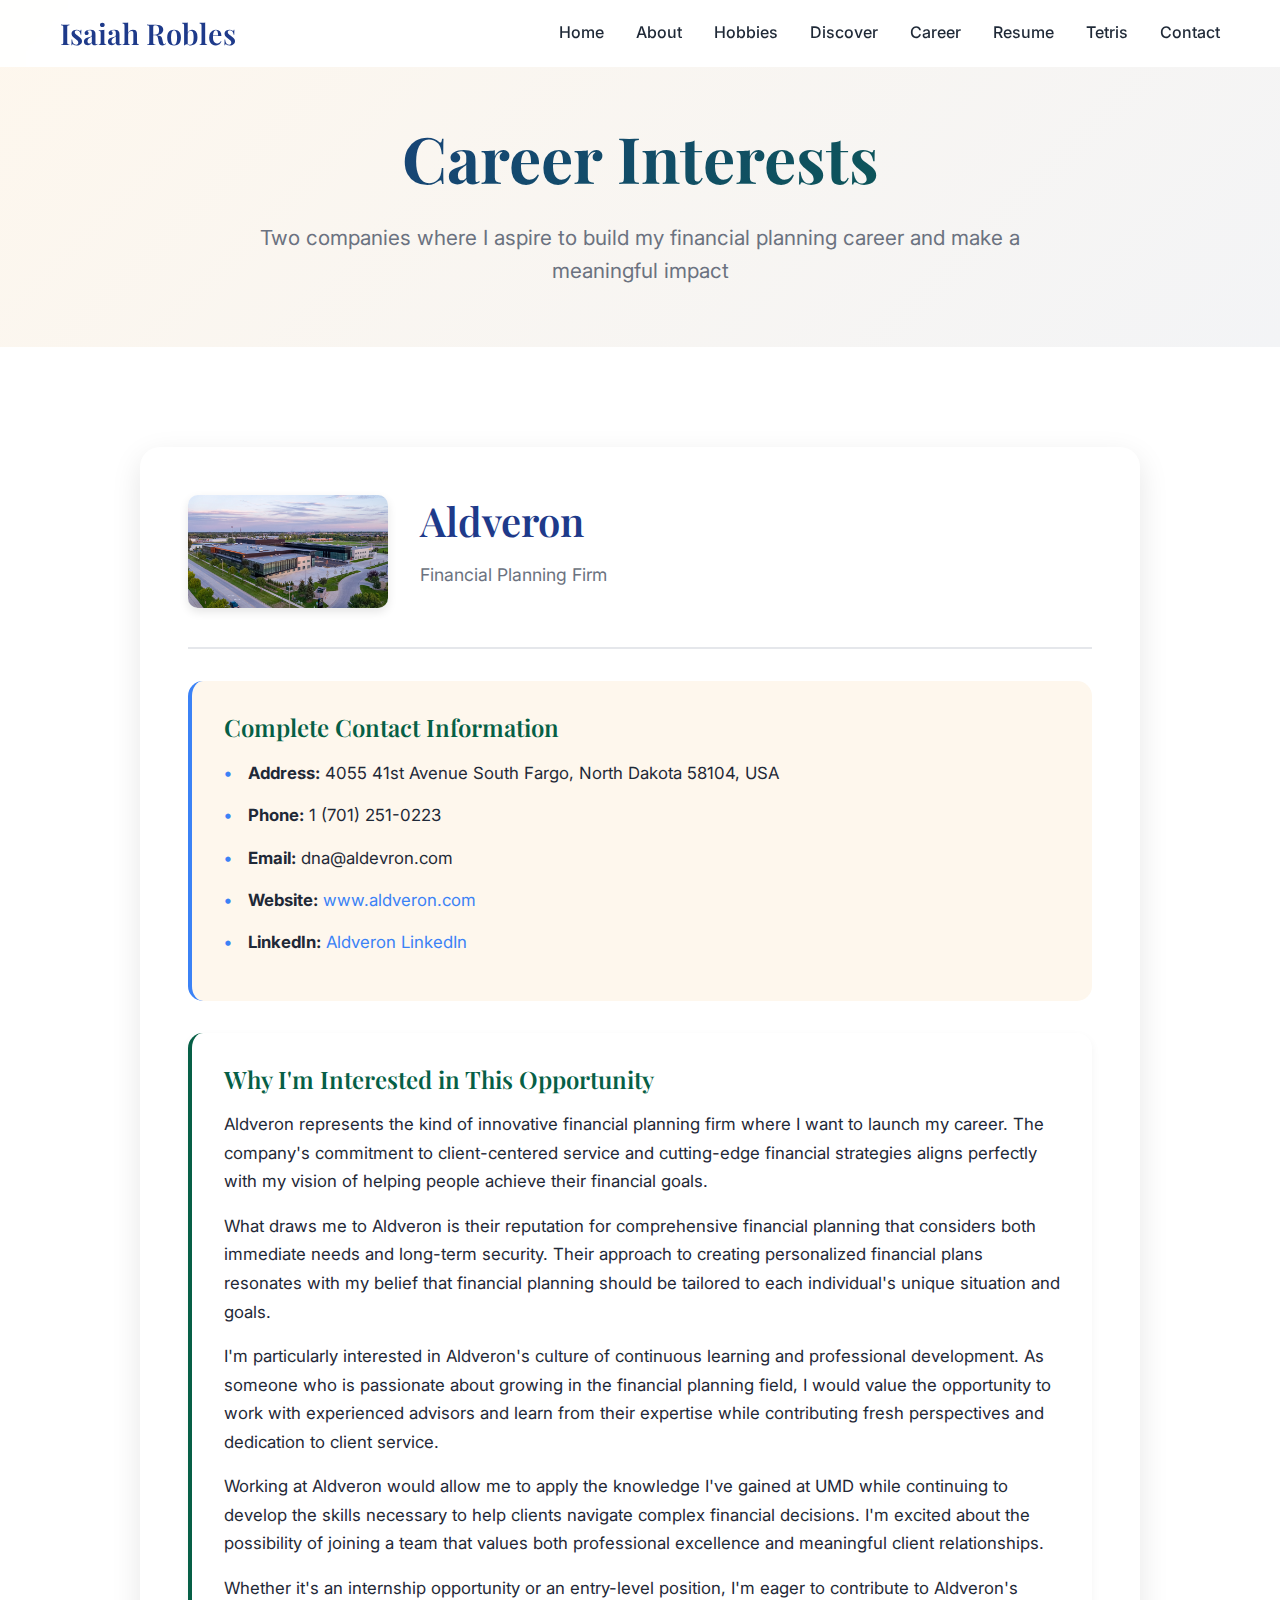
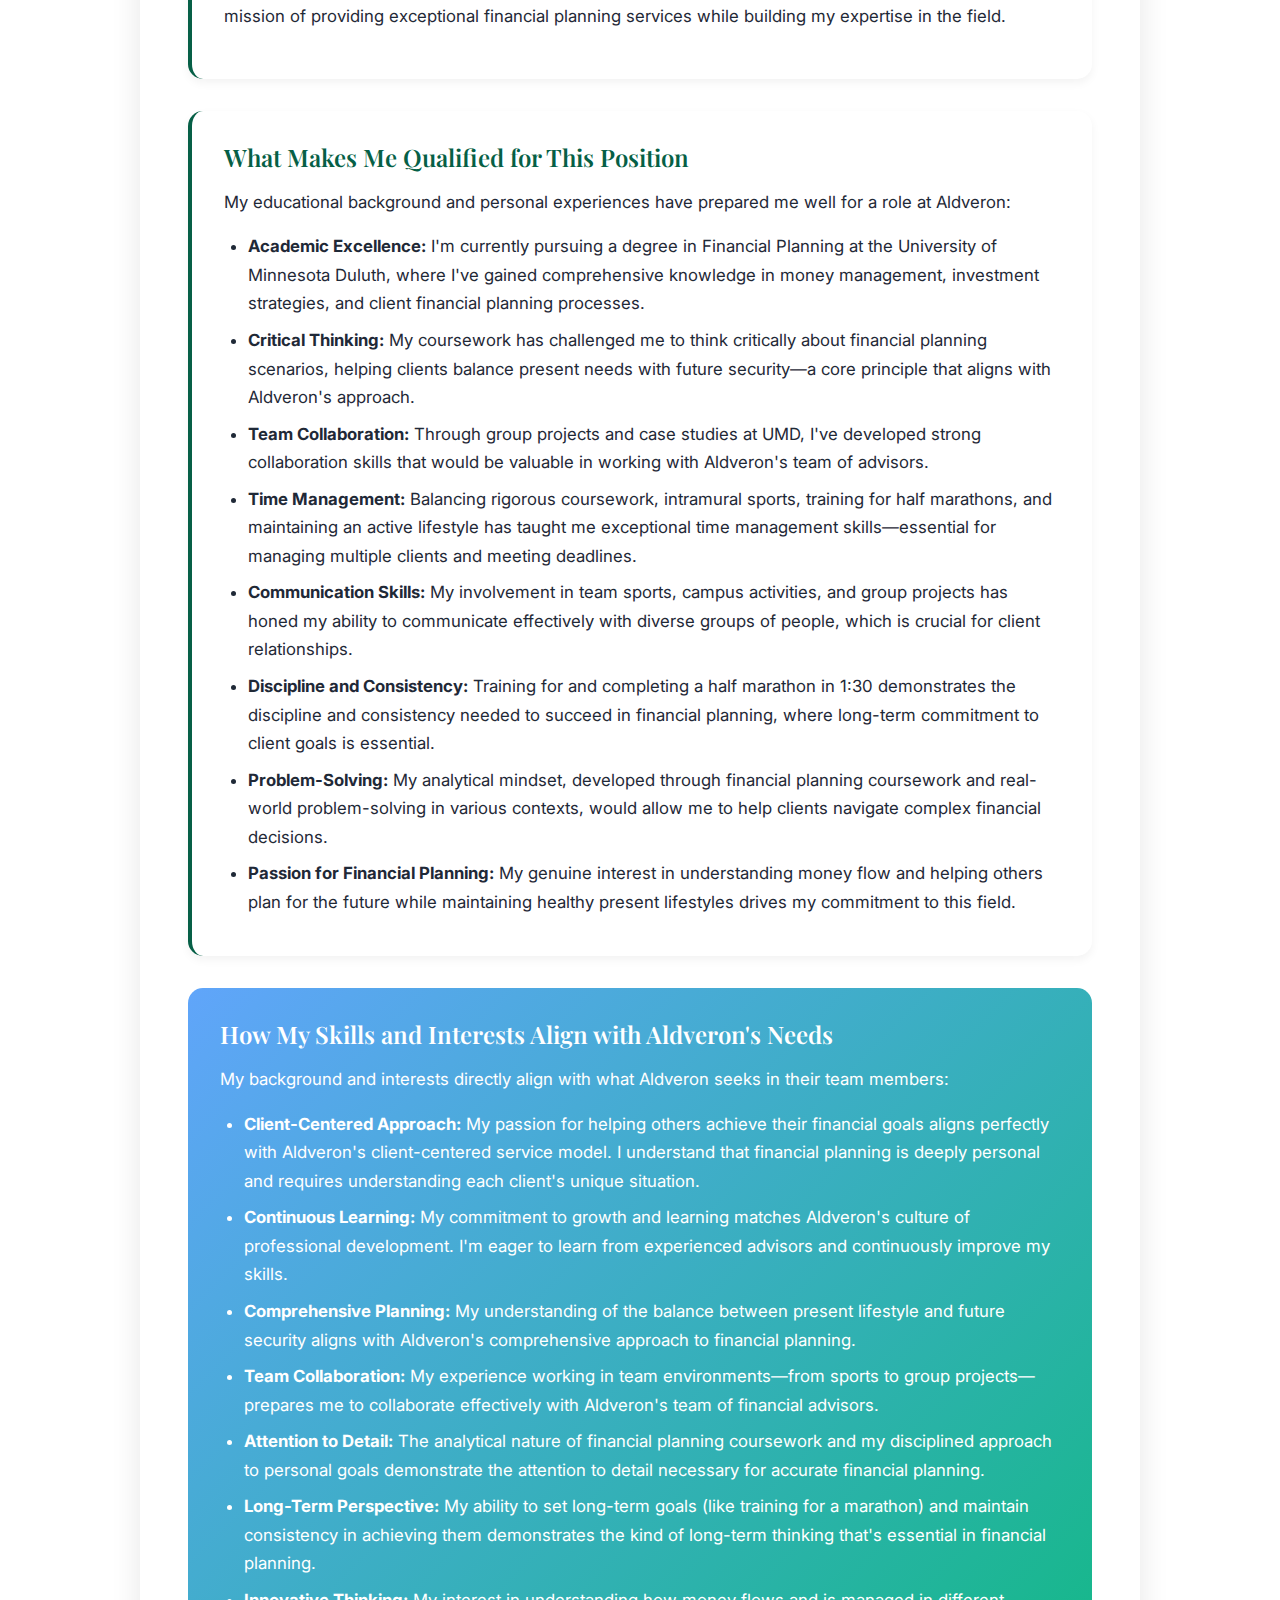
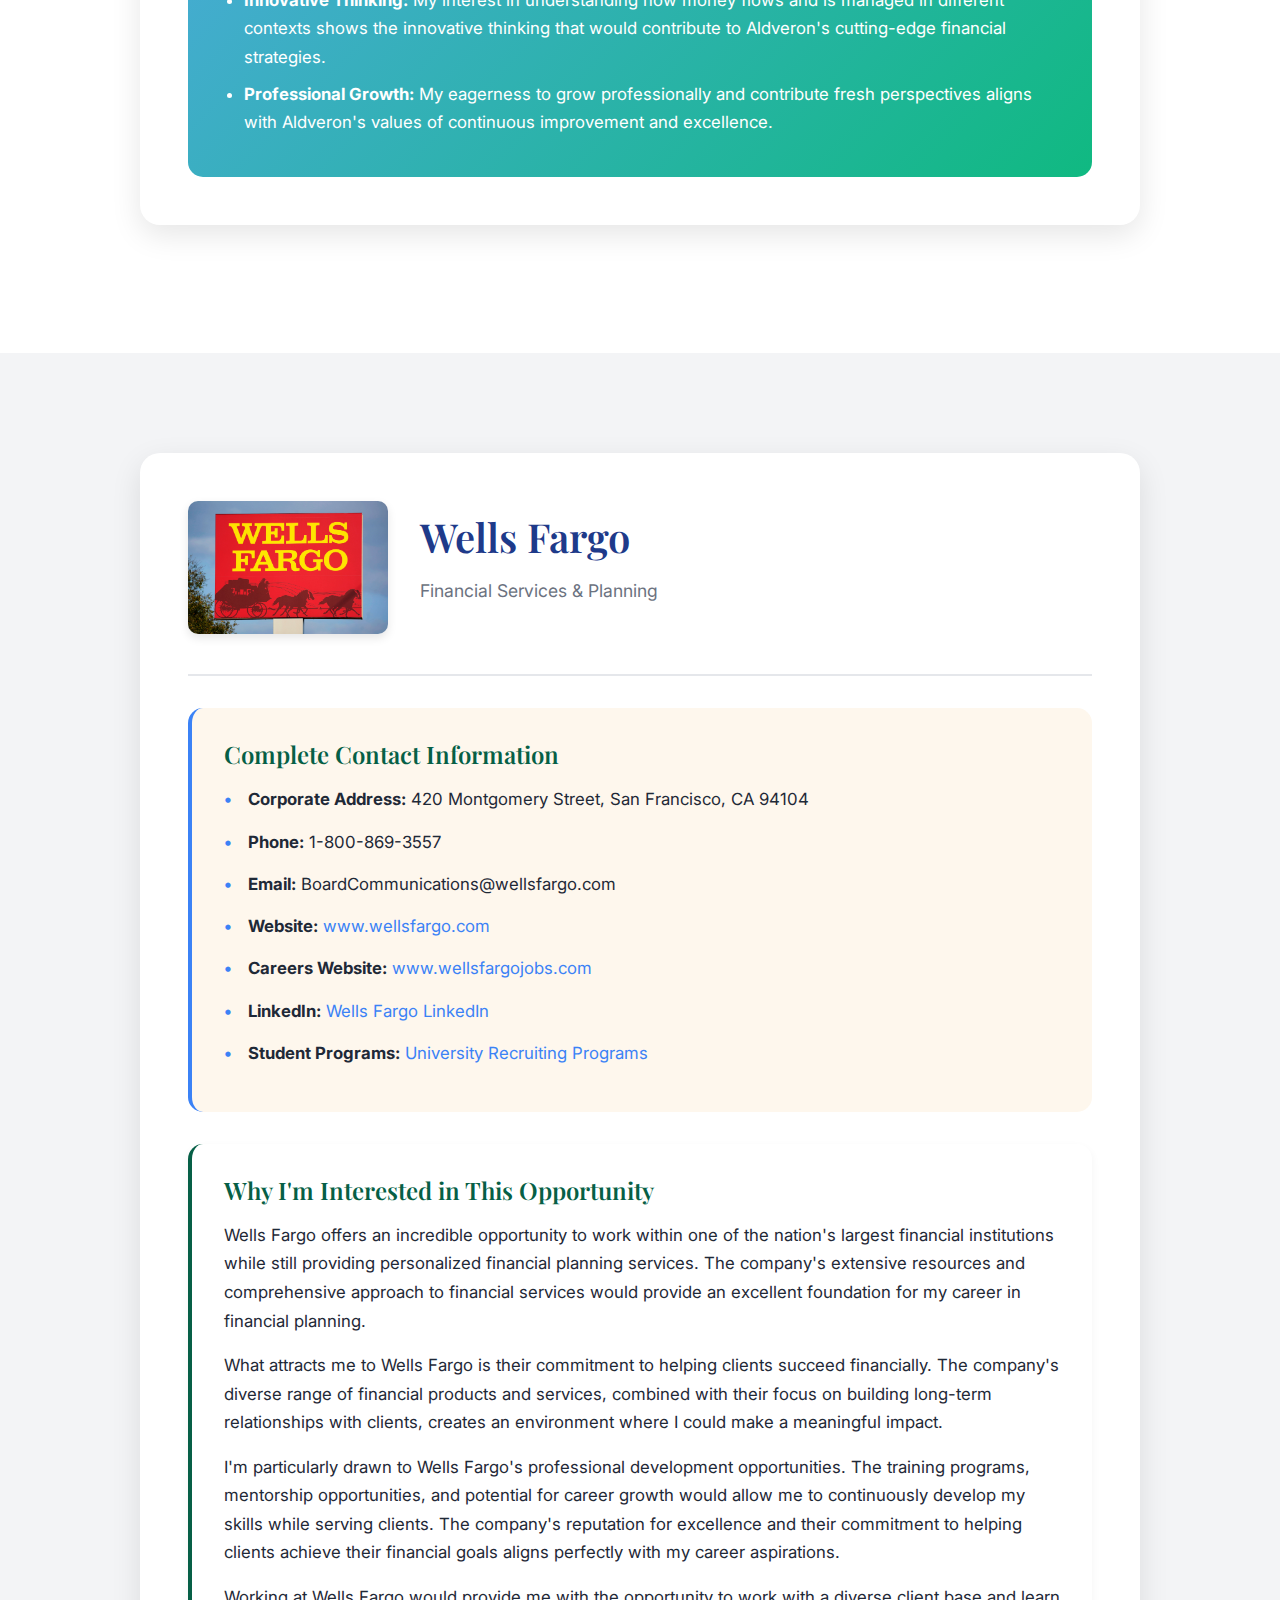
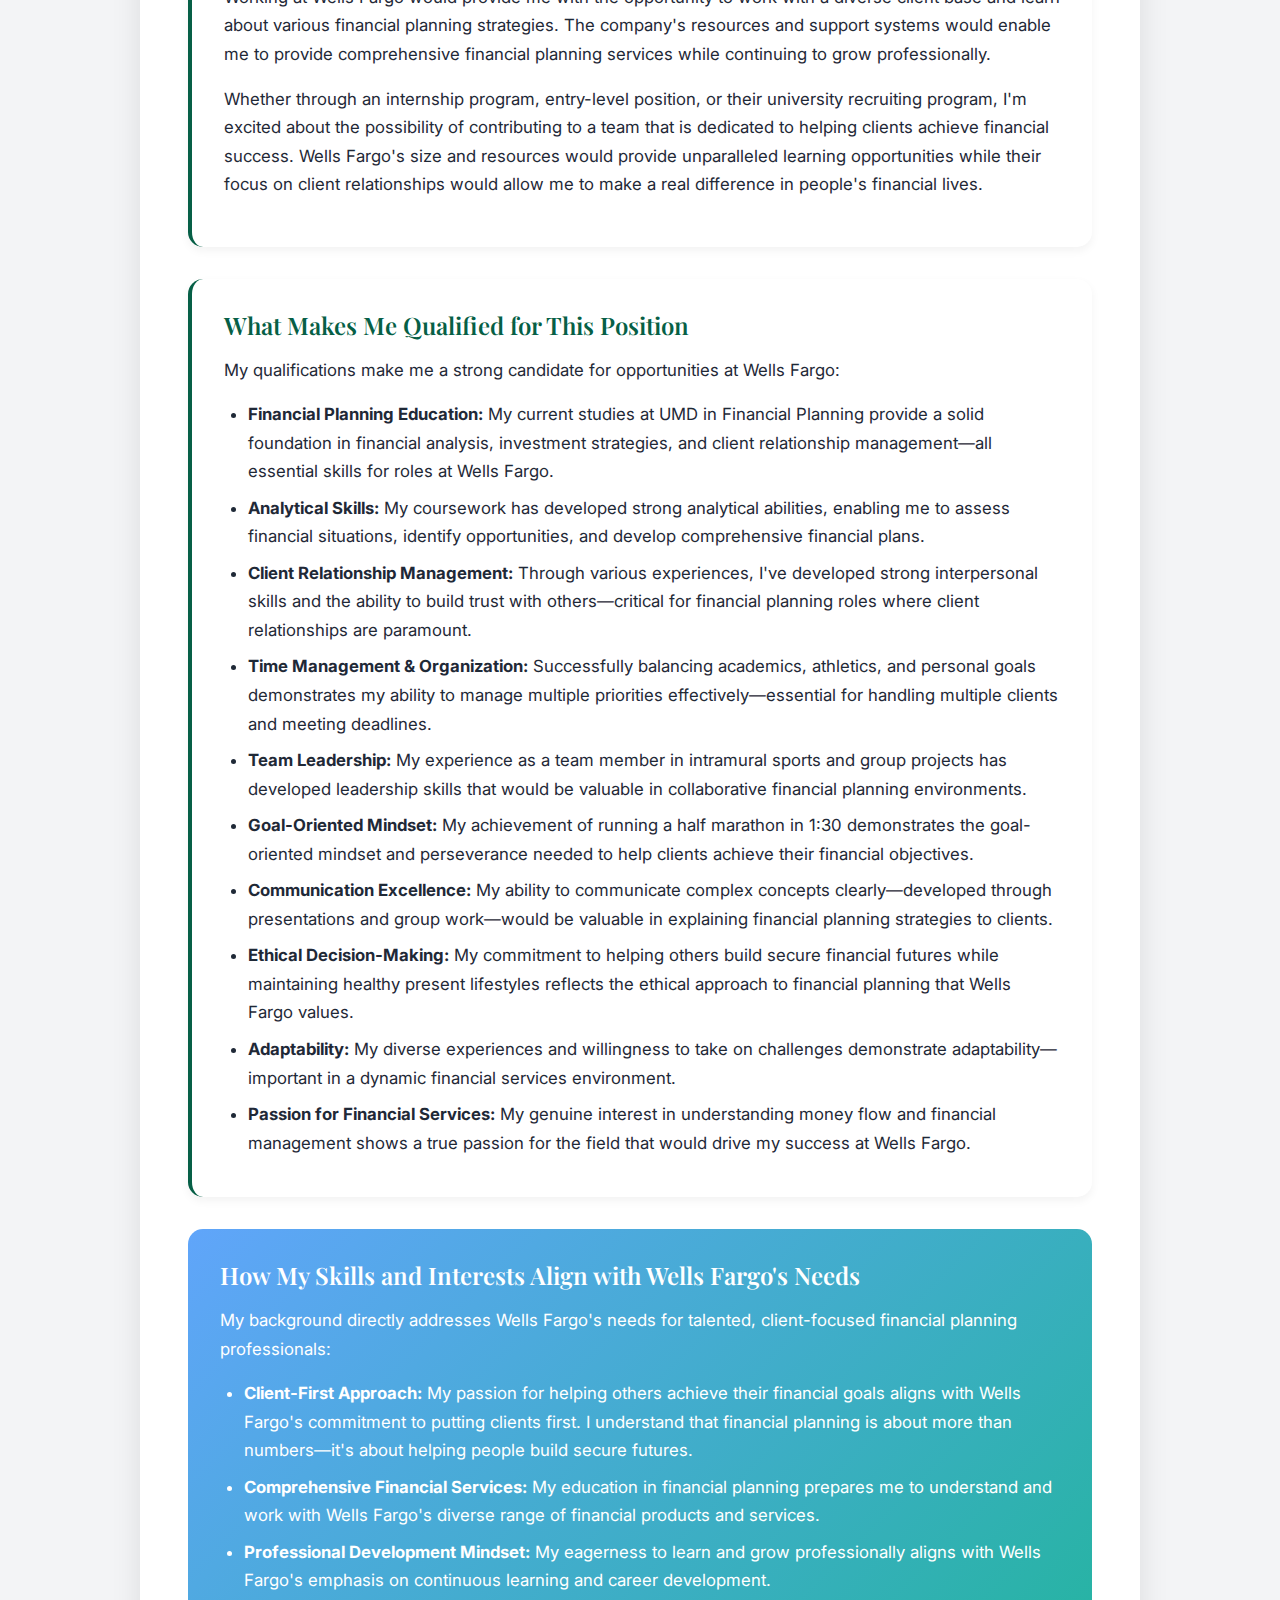
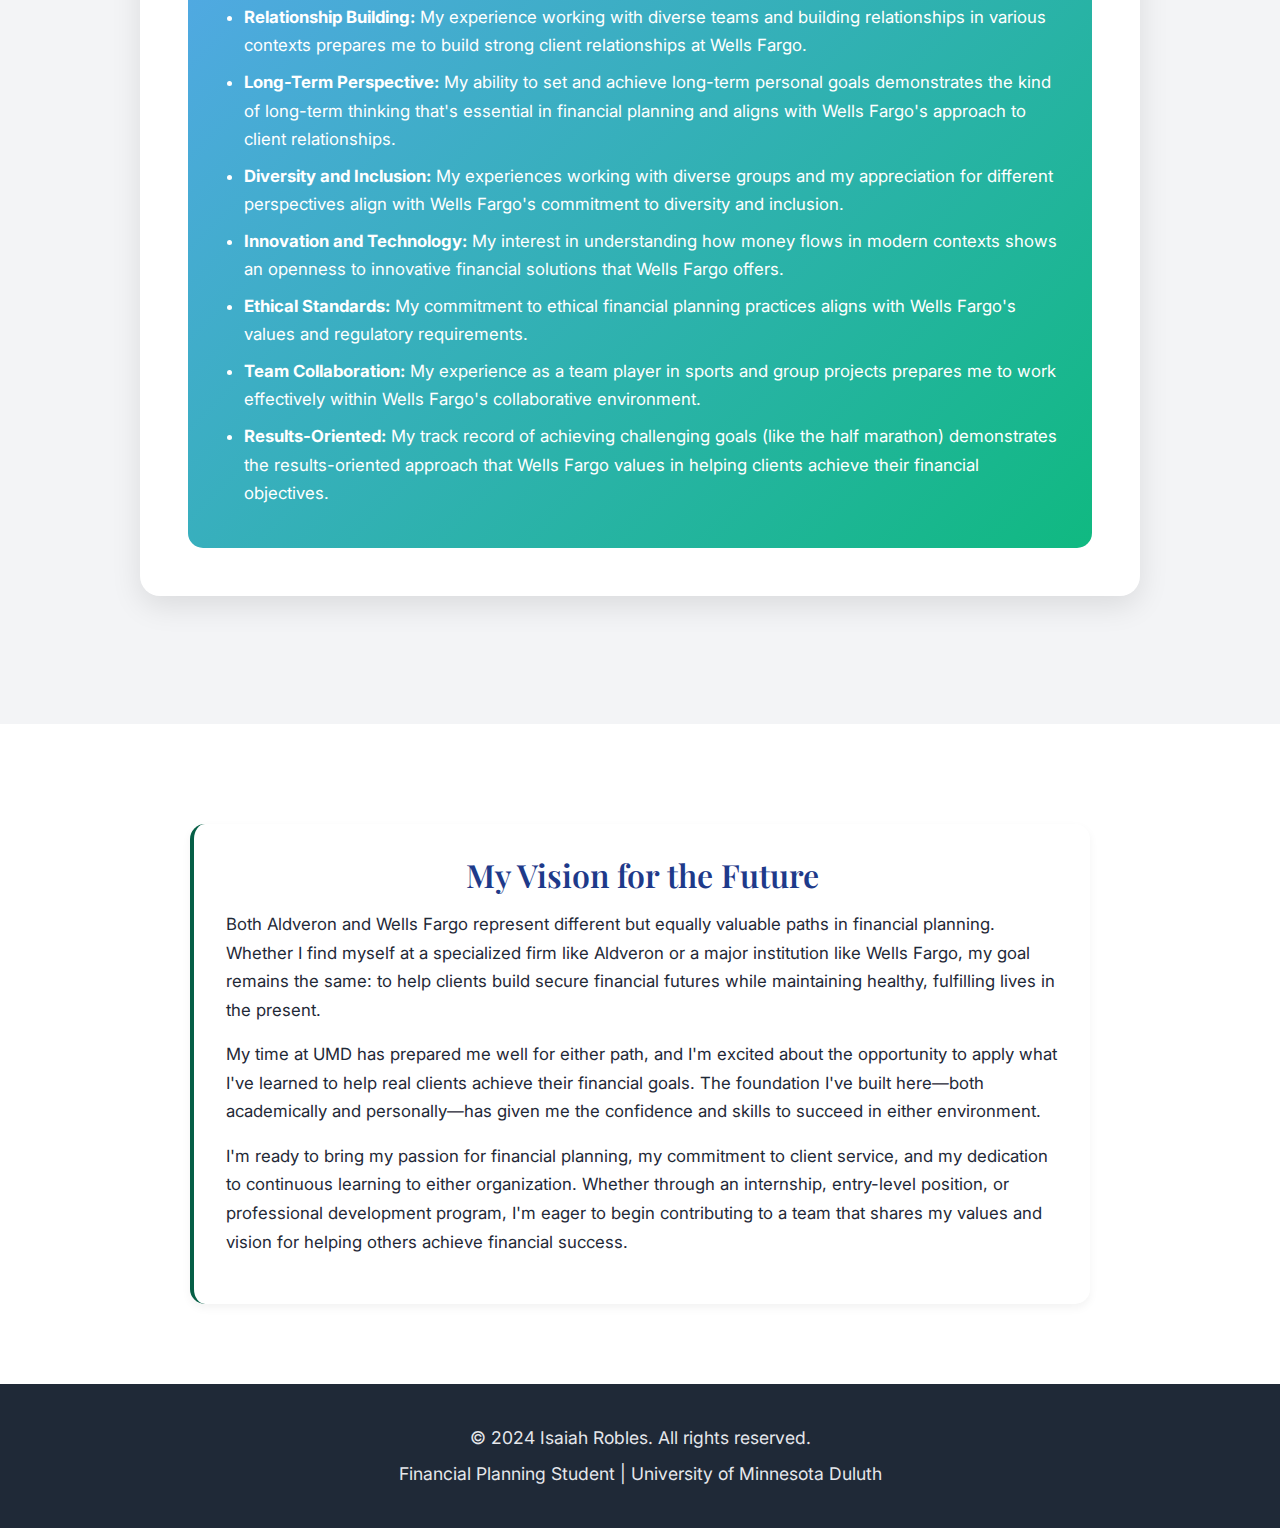
<file: career.html>
<!DOCTYPE html>
<html lang="en">
<head>
    <meta charset="UTF-8">
    <meta name="viewport" content="width=device-width, initial-scale=1.0">
    <title>Career Interests - Isaiah Robles</title>
    <link href="https://fonts.googleapis.com/css2?family=Playfair+Display:wght@400;600;700&family=Inter:wght@300;400;500;600&display=swap" rel="stylesheet">
    <link rel="stylesheet" href="styles.css">
    <link rel="stylesheet" href="CSS/image-styles.css">
    <style>
        .career-section {
            padding: 100px 0 80px;
            scroll-margin-top: 80px;
        }
        
        .career-section:nth-child(even) {
            background: var(--sand-beige);
        }
        
        .career-section:nth-child(odd) {
            background: var(--white);
        }
        
        .section-header {
            text-align: center;
            margin-bottom: 3rem;
        }
        
        .section-header h2 {
            font-size: clamp(2.5rem, 4vw, 3.5rem);
            margin-bottom: 1rem;
        }
        
        .page-intro {
            text-align: center;
            padding: 120px 0 60px;
            background: linear-gradient(135deg, var(--cream) 0%, var(--sand-beige) 100%);
        }
        
        .page-intro h1 {
            font-size: clamp(2.5rem, 5vw, 4rem);
            background: linear-gradient(135deg, var(--primary-blue), var(--forest-green));
            -webkit-background-clip: text;
            -webkit-text-fill-color: transparent;
            background-clip: text;
            margin-bottom: 1.5rem;
        }
        
        .page-intro p {
            font-size: 1.3rem;
            color: var(--medium-gray);
            max-width: 800px;
            margin: 0 auto;
        }
        
        .company-section {
            background: var(--white);
            padding: 3rem;
            border-radius: 20px;
            box-shadow: 0 10px 30px rgba(0, 0, 0, 0.1);
            margin-bottom: 3rem;
            max-width: 1000px;
            margin-left: auto;
            margin-right: auto;
        }
        
        .company-header {
            display: grid;
            grid-template-columns: 200px 1fr;
            gap: 2rem;
            align-items: center;
            margin-bottom: 2rem;
            padding-bottom: 2rem;
            border-bottom: 2px solid var(--light-gray);
        }
        
        .company-logo {
            width: 100%;
            height: auto;
            border-radius: 10px;
            box-shadow: 0 4px 10px rgba(0, 0, 0, 0.1);
        }
        
        .company-header-info h3 {
            color: var(--primary-blue);
            font-size: 2.5rem;
            margin-bottom: 1rem;
        }
        
        .contact-info {
            background: var(--cream);
            padding: 2rem;
            border-radius: 15px;
            margin-bottom: 2rem;
            border-left: 4px solid var(--secondary-blue);
        }
        
        .contact-info h4 {
            color: var(--forest-green);
            font-size: 1.5rem;
            margin-bottom: 1rem;
        }
        
        .contact-info ul {
            list-style: none;
            padding: 0;
            margin: 0;
        }
        
        .contact-info li {
            font-size: 1.05rem;
            line-height: 1.8;
            color: var(--dark-gray);
            margin-bottom: 0.75rem;
            padding-left: 1.5rem;
            position: relative;
        }
        
        .contact-info li:before {
            content: "•";
            color: var(--secondary-blue);
            font-weight: bold;
            position: absolute;
            left: 0;
        }
        
        .contact-info a {
            color: var(--secondary-blue);
            text-decoration: none;
            transition: color 0.3s ease;
        }
        
        .contact-info a:hover {
            color: var(--primary-blue);
            text-decoration: underline;
        }
        
        .info-box {
            background: var(--white);
            padding: 2rem;
            border-radius: 15px;
            margin-bottom: 2rem;
            border-left: 4px solid var(--forest-green);
            box-shadow: 0 4px 10px rgba(0, 0, 0, 0.05);
        }
        
        .info-box h4 {
            color: var(--forest-green);
            font-size: 1.5rem;
            margin-bottom: 1rem;
        }
        
        .info-box p {
            font-size: 1.05rem;
            line-height: 1.7;
            color: var(--dark-gray);
            margin-bottom: 1rem;
        }
        
        .info-box ul {
            margin-left: 1.5rem;
            margin-top: 1rem;
        }
        
        .info-box li {
            font-size: 1.05rem;
            line-height: 1.7;
            color: var(--dark-gray);
            margin-bottom: 0.5rem;
        }
        
        .skills-alignment {
            background: linear-gradient(135deg, var(--accent-blue), var(--mint-green));
            padding: 2rem;
            border-radius: 15px;
            color: var(--white);
            margin-top: 2rem;
        }
        
        .skills-alignment h4 {
            font-size: 1.5rem;
            margin-bottom: 1rem;
            color: var(--white);
        }
        
        .skills-alignment p {
            font-size: 1.05rem;
            line-height: 1.7;
            color: var(--white);
            margin-bottom: 1rem;
        }
        
        .skills-alignment ul {
            margin-left: 1.5rem;
            margin-top: 1rem;
        }
        
        .skills-alignment li {
            font-size: 1.05rem;
            line-height: 1.7;
            color: var(--white);
            margin-bottom: 0.5rem;
        }
        
        @media (max-width: 768px) {
            .company-header {
                grid-template-columns: 1fr;
                text-align: center;
            }
            
            .company-logo {
                max-width: 200px;
                margin: 0 auto;
            }
            
            .career-section {
                padding: 60px 0;
            }
        }
    </style>
</head>
<body>
    <!-- Navigation -->
    <nav class="navbar">
        <div class="nav-container">
            <div class="nav-logo">
                <h2><a href="index.html" style="text-decoration: none; color: var(--primary-blue);">Isaiah Robles</a></h2>
            </div>
            <ul class="nav-menu">
                <li class="nav-item">
                    <a href="index.html#home" class="nav-link">Home</a>
                </li>
                <li class="nav-item">
                    <a href="index.html#about" class="nav-link">About</a>
                </li>
                <li class="nav-item">
                    <a href="hobbies.html" class="nav-link">Hobbies</a>
                </li>
                <li class="nav-item">
                    <a href="discover.html" class="nav-link">Discover</a>
                </li>
                <li class="nav-item">
                    <a href="career.html" class="nav-link">Career</a>
                </li>
                <li class="nav-item">
                    <a href="resume.html" class="nav-link">Resume</a>
                </li>
                <li class="nav-item">
                    <a href="game.html" class="nav-link">Tetris</a>
                </li>
                <li class="nav-item">
                    <a href="index.html#contact" class="nav-link">Contact</a>
                </li>
            </ul>
            <div class="hamburger">
                <span class="bar"></span>
                <span class="bar"></span>
                <span class="bar"></span>
            </div>
        </div>
    </nav>

    <!-- Page Introduction -->
    <section class="page-intro">
        <div class="container">
            <h1>Career Interests</h1>
            <p>Two companies where I aspire to build my financial planning career and make a meaningful impact</p>
        </div>
    </section>

    <!-- Aldveron Section -->
    <section id="aldveron" class="career-section">
        <div class="container">
            <div class="company-section">
                <div class="company-header">
                    <div>
                        <img src="Images/Aldveron.png" alt="Aldveron Logo" class="company-logo">
                    </div>
                    <div class="company-header-info">
                        <h3>Aldveron</h3>
                        <p style="font-size: 1.1rem; color: var(--medium-gray);">Financial Planning Firm</p>
                    </div>
                </div>
                
                <!-- Contact Information -->
                <div class="contact-info">
                    <h4>Complete Contact Information</h4>
                    <ul>
                        <li><strong>Address:</strong> 4055 41st Avenue South
                            Fargo, North Dakota 58104, USA</li>
                        <li><strong>Phone:</strong> 1 (701) 251-0223</li>
                        <li><strong>Email:</strong> dna@aldevron.com</li>
                        <li><strong>Website:</strong> <a href="https://www.aldveron.com" target="_blank">www.aldveron.com</a></li>
                        <li><strong>LinkedIn:</strong> <a href="https://www.linkedin.com/company/aldveron" target="_blank">Aldveron LinkedIn</a></li>
                    </ul>
                </div>
                
                <!-- Why Interested -->
                <div class="info-box">
                    <h4>Why I'm Interested in This Opportunity</h4>
                    <p>Aldveron represents the kind of innovative financial planning firm where I want to launch my career. The company's commitment to client-centered service and cutting-edge financial strategies aligns perfectly with my vision of helping people achieve their financial goals.</p>
                    <p>What draws me to Aldveron is their reputation for comprehensive financial planning that considers both immediate needs and long-term security. Their approach to creating personalized financial plans resonates with my belief that financial planning should be tailored to each individual's unique situation and goals.</p>
                    <p>I'm particularly interested in Aldveron's culture of continuous learning and professional development. As someone who is passionate about growing in the financial planning field, I would value the opportunity to work with experienced advisors and learn from their expertise while contributing fresh perspectives and dedication to client service.</p>
                    <p>Working at Aldveron would allow me to apply the knowledge I've gained at UMD while continuing to develop the skills necessary to help clients navigate complex financial decisions. I'm excited about the possibility of joining a team that values both professional excellence and meaningful client relationships.</p>
                    <p>Whether it's an internship opportunity or an entry-level position, I'm eager to contribute to Aldveron's mission of providing exceptional financial planning services while building my expertise in the field.</p>
                </div>
                
                <!-- Qualifications -->
                <div class="info-box">
                    <h4>What Makes Me Qualified for This Position</h4>
                    <p>My educational background and personal experiences have prepared me well for a role at Aldveron:</p>
                    <ul>
                        <li><strong>Academic Excellence:</strong> I'm currently pursuing a degree in Financial Planning at the University of Minnesota Duluth, where I've gained comprehensive knowledge in money management, investment strategies, and client financial planning processes.</li>
                        <li><strong>Critical Thinking:</strong> My coursework has challenged me to think critically about financial planning scenarios, helping clients balance present needs with future security—a core principle that aligns with Aldveron's approach.</li>
                        <li><strong>Team Collaboration:</strong> Through group projects and case studies at UMD, I've developed strong collaboration skills that would be valuable in working with Aldveron's team of advisors.</li>
                        <li><strong>Time Management:</strong> Balancing rigorous coursework, intramural sports, training for half marathons, and maintaining an active lifestyle has taught me exceptional time management skills—essential for managing multiple clients and meeting deadlines.</li>
                        <li><strong>Communication Skills:</strong> My involvement in team sports, campus activities, and group projects has honed my ability to communicate effectively with diverse groups of people, which is crucial for client relationships.</li>
                        <li><strong>Discipline and Consistency:</strong> Training for and completing a half marathon in 1:30 demonstrates the discipline and consistency needed to succeed in financial planning, where long-term commitment to client goals is essential.</li>
                        <li><strong>Problem-Solving:</strong> My analytical mindset, developed through financial planning coursework and real-world problem-solving in various contexts, would allow me to help clients navigate complex financial decisions.</li>
                        <li><strong>Passion for Financial Planning:</strong> My genuine interest in understanding money flow and helping others plan for the future while maintaining healthy present lifestyles drives my commitment to this field.</li>
                    </ul>
                </div>
                
                <!-- Skills Alignment -->
                <div class="skills-alignment">
                    <h4>How My Skills and Interests Align with Aldveron's Needs</h4>
                    <p>My background and interests directly align with what Aldveron seeks in their team members:</p>
                    <ul>
                        <li><strong>Client-Centered Approach:</strong> My passion for helping others achieve their financial goals aligns perfectly with Aldveron's client-centered service model. I understand that financial planning is deeply personal and requires understanding each client's unique situation.</li>
                        <li><strong>Continuous Learning:</strong> My commitment to growth and learning matches Aldveron's culture of professional development. I'm eager to learn from experienced advisors and continuously improve my skills.</li>
                        <li><strong>Comprehensive Planning:</strong> My understanding of the balance between present lifestyle and future security aligns with Aldveron's comprehensive approach to financial planning.</li>
                        <li><strong>Team Collaboration:</strong> My experience working in team environments—from sports to group projects—prepares me to collaborate effectively with Aldveron's team of financial advisors.</li>
                        <li><strong>Attention to Detail:</strong> The analytical nature of financial planning coursework and my disciplined approach to personal goals demonstrate the attention to detail necessary for accurate financial planning.</li>
                        <li><strong>Long-Term Perspective:</strong> My ability to set long-term goals (like training for a marathon) and maintain consistency in achieving them demonstrates the kind of long-term thinking that's essential in financial planning.</li>
                        <li><strong>Innovative Thinking:</strong> My interest in understanding how money flows and is managed in different contexts shows the innovative thinking that would contribute to Aldveron's cutting-edge financial strategies.</li>
                        <li><strong>Professional Growth:</strong> My eagerness to grow professionally and contribute fresh perspectives aligns with Aldveron's values of continuous improvement and excellence.</li>
                    </ul>
                </div>
            </div>
        </div>
    </section>

    <!-- Wells Fargo Section -->
    <section id="wells-fargo" class="career-section">
        <div class="container">
            <div class="company-section">
                <div class="company-header">
                    <div>
                        <img src="Images/Well fargo.jpg" alt="Wells Fargo Logo" class="company-logo">
                    </div>
                    <div class="company-header-info">
                        <h3>Wells Fargo</h3>
                        <p style="font-size: 1.1rem; color: var(--medium-gray);">Financial Services & Planning</p>
                    </div>
                </div>
                
                <!-- Contact Information -->
                <div class="contact-info">
                    <h4>Complete Contact Information</h4>
                    <ul>
                        <li><strong>Corporate Address:</strong> 420 Montgomery Street, San Francisco, CA 94104</li>
                        <li><strong>Phone:</strong> 1-800-869-3557</li>
                        <li><strong>Email:</strong> BoardCommunications@wellsfargo.com</li>
                        <li><strong>Website:</strong> <a href="https://www.wellsfargo.com" target="_blank">www.wellsfargo.com</a></li>
                        <li><strong>Careers Website:</strong> <a href="https://www.wellsfargojobs.com" target="_blank">www.wellsfargojobs.com</a></li>
                        <li><strong>LinkedIn:</strong> <a href="https://www.linkedin.com/company/wells-fargo" target="_blank">Wells Fargo LinkedIn</a></li>
                        <li><strong>Student Programs:</strong> <a href="https://www.wellsfargojobs.com/university-recruiting" target="_blank">University Recruiting Programs</a></li>
                    </ul>
                </div>
                
                <!-- Why Interested -->
                <div class="info-box">
                    <h4>Why I'm Interested in This Opportunity</h4>
                    <p>Wells Fargo offers an incredible opportunity to work within one of the nation's largest financial institutions while still providing personalized financial planning services. The company's extensive resources and comprehensive approach to financial services would provide an excellent foundation for my career in financial planning.</p>
                    <p>What attracts me to Wells Fargo is their commitment to helping clients succeed financially. The company's diverse range of financial products and services, combined with their focus on building long-term relationships with clients, creates an environment where I could make a meaningful impact.</p>
                    <p>I'm particularly drawn to Wells Fargo's professional development opportunities. The training programs, mentorship opportunities, and potential for career growth would allow me to continuously develop my skills while serving clients. The company's reputation for excellence and their commitment to helping clients achieve their financial goals aligns perfectly with my career aspirations.</p>
                    <p>Working at Wells Fargo would provide me with the opportunity to work with a diverse client base and learn about various financial planning strategies. The company's resources and support systems would enable me to provide comprehensive financial planning services while continuing to grow professionally.</p>
                    <p>Whether through an internship program, entry-level position, or their university recruiting program, I'm excited about the possibility of contributing to a team that is dedicated to helping clients achieve financial success. Wells Fargo's size and resources would provide unparalleled learning opportunities while their focus on client relationships would allow me to make a real difference in people's financial lives.</p>
                </div>
                
                <!-- Qualifications -->
                <div class="info-box">
                    <h4>What Makes Me Qualified for This Position</h4>
                    <p>My qualifications make me a strong candidate for opportunities at Wells Fargo:</p>
                    <ul>
                        <li><strong>Financial Planning Education:</strong> My current studies at UMD in Financial Planning provide a solid foundation in financial analysis, investment strategies, and client relationship management—all essential skills for roles at Wells Fargo.</li>
                        <li><strong>Analytical Skills:</strong> My coursework has developed strong analytical abilities, enabling me to assess financial situations, identify opportunities, and develop comprehensive financial plans.</li>
                        <li><strong>Client Relationship Management:</strong> Through various experiences, I've developed strong interpersonal skills and the ability to build trust with others—critical for financial planning roles where client relationships are paramount.</li>
                        <li><strong>Time Management & Organization:</strong> Successfully balancing academics, athletics, and personal goals demonstrates my ability to manage multiple priorities effectively—essential for handling multiple clients and meeting deadlines.</li>
                        <li><strong>Team Leadership:</strong> My experience as a team member in intramural sports and group projects has developed leadership skills that would be valuable in collaborative financial planning environments.</li>
                        <li><strong>Goal-Oriented Mindset:</strong> My achievement of running a half marathon in 1:30 demonstrates the goal-oriented mindset and perseverance needed to help clients achieve their financial objectives.</li>
                        <li><strong>Communication Excellence:</strong> My ability to communicate complex concepts clearly—developed through presentations and group work—would be valuable in explaining financial planning strategies to clients.</li>
                        <li><strong>Ethical Decision-Making:</strong> My commitment to helping others build secure financial futures while maintaining healthy present lifestyles reflects the ethical approach to financial planning that Wells Fargo values.</li>
                        <li><strong>Adaptability:</strong> My diverse experiences and willingness to take on challenges demonstrate adaptability—important in a dynamic financial services environment.</li>
                        <li><strong>Passion for Financial Services:</strong> My genuine interest in understanding money flow and financial management shows a true passion for the field that would drive my success at Wells Fargo.</li>
                    </ul>
                </div>
                
                <!-- Skills Alignment -->
                <div class="skills-alignment">
                    <h4>How My Skills and Interests Align with Wells Fargo's Needs</h4>
                    <p>My background directly addresses Wells Fargo's needs for talented, client-focused financial planning professionals:</p>
                    <ul>
                        <li><strong>Client-First Approach:</strong> My passion for helping others achieve their financial goals aligns with Wells Fargo's commitment to putting clients first. I understand that financial planning is about more than numbers—it's about helping people build secure futures.</li>
                        <li><strong>Comprehensive Financial Services:</strong> My education in financial planning prepares me to understand and work with Wells Fargo's diverse range of financial products and services.</li>
                        <li><strong>Professional Development Mindset:</strong> My eagerness to learn and grow professionally aligns with Wells Fargo's emphasis on continuous learning and career development.</li>
                        <li><strong>Relationship Building:</strong> My experience working with diverse teams and building relationships in various contexts prepares me to build strong client relationships at Wells Fargo.</li>
                        <li><strong>Long-Term Perspective:</strong> My ability to set and achieve long-term personal goals demonstrates the kind of long-term thinking that's essential in financial planning and aligns with Wells Fargo's approach to client relationships.</li>
                        <li><strong>Diversity and Inclusion:</strong> My experiences working with diverse groups and my appreciation for different perspectives align with Wells Fargo's commitment to diversity and inclusion.</li>
                        <li><strong>Innovation and Technology:</strong> My interest in understanding how money flows in modern contexts shows an openness to innovative financial solutions that Wells Fargo offers.</li>
                        <li><strong>Ethical Standards:</strong> My commitment to ethical financial planning practices aligns with Wells Fargo's values and regulatory requirements.</li>
                        <li><strong>Team Collaboration:</strong> My experience as a team player in sports and group projects prepares me to work effectively within Wells Fargo's collaborative environment.</li>
                        <li><strong>Results-Oriented:</strong> My track record of achieving challenging goals (like the half marathon) demonstrates the results-oriented approach that Wells Fargo values in helping clients achieve their financial objectives.</li>
                    </ul>
                </div>
            </div>
        </div>
    </section>

    <!-- Summary Section -->
    <section class="career-section">
        <div class="container">
            <div class="info-box" style="max-width: 900px; margin: 0 auto;">
                <h4 style="text-align: center; color: var(--primary-blue); font-size: 2rem;">My Vision for the Future</h4>
                <p>Both Aldveron and Wells Fargo represent different but equally valuable paths in financial planning. Whether I find myself at a specialized firm like Aldveron or a major institution like Wells Fargo, my goal remains the same: to help clients build secure financial futures while maintaining healthy, fulfilling lives in the present.</p>
                <p>My time at UMD has prepared me well for either path, and I'm excited about the opportunity to apply what I've learned to help real clients achieve their financial goals. The foundation I've built here—both academically and personally—has given me the confidence and skills to succeed in either environment.</p>
                <p>I'm ready to bring my passion for financial planning, my commitment to client service, and my dedication to continuous learning to either organization. Whether through an internship, entry-level position, or professional development program, I'm eager to begin contributing to a team that shares my values and vision for helping others achieve financial success.</p>
            </div>
        </div>
    </section>

    <!-- Footer -->
    <footer class="footer">
        <div class="container">
            <div class="footer-content">
                <p>&copy; 2024 Isaiah Robles. All rights reserved.</p>
                <p>Financial Planning Student | University of Minnesota Duluth</p>
            </div>
        </div>
    </footer>

    <script src="script.js"></script>
</body>
</html>
</file>
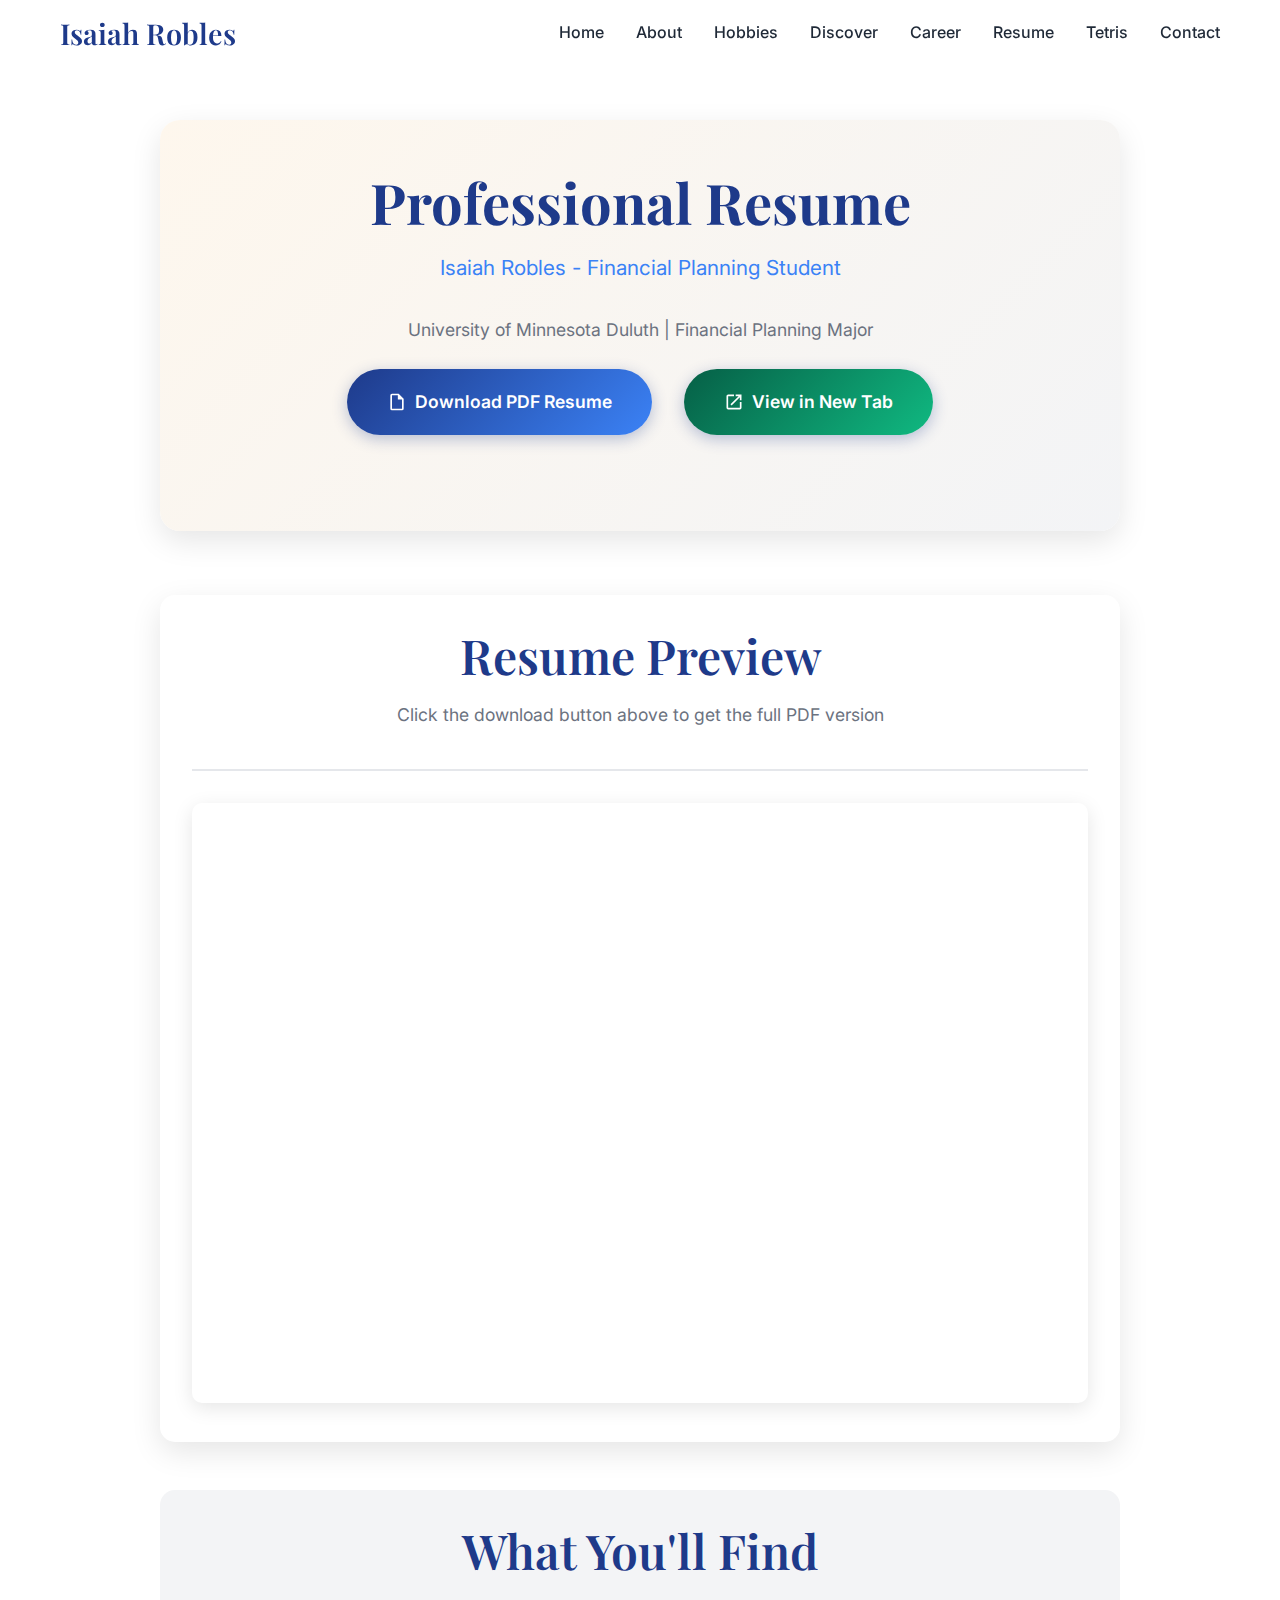
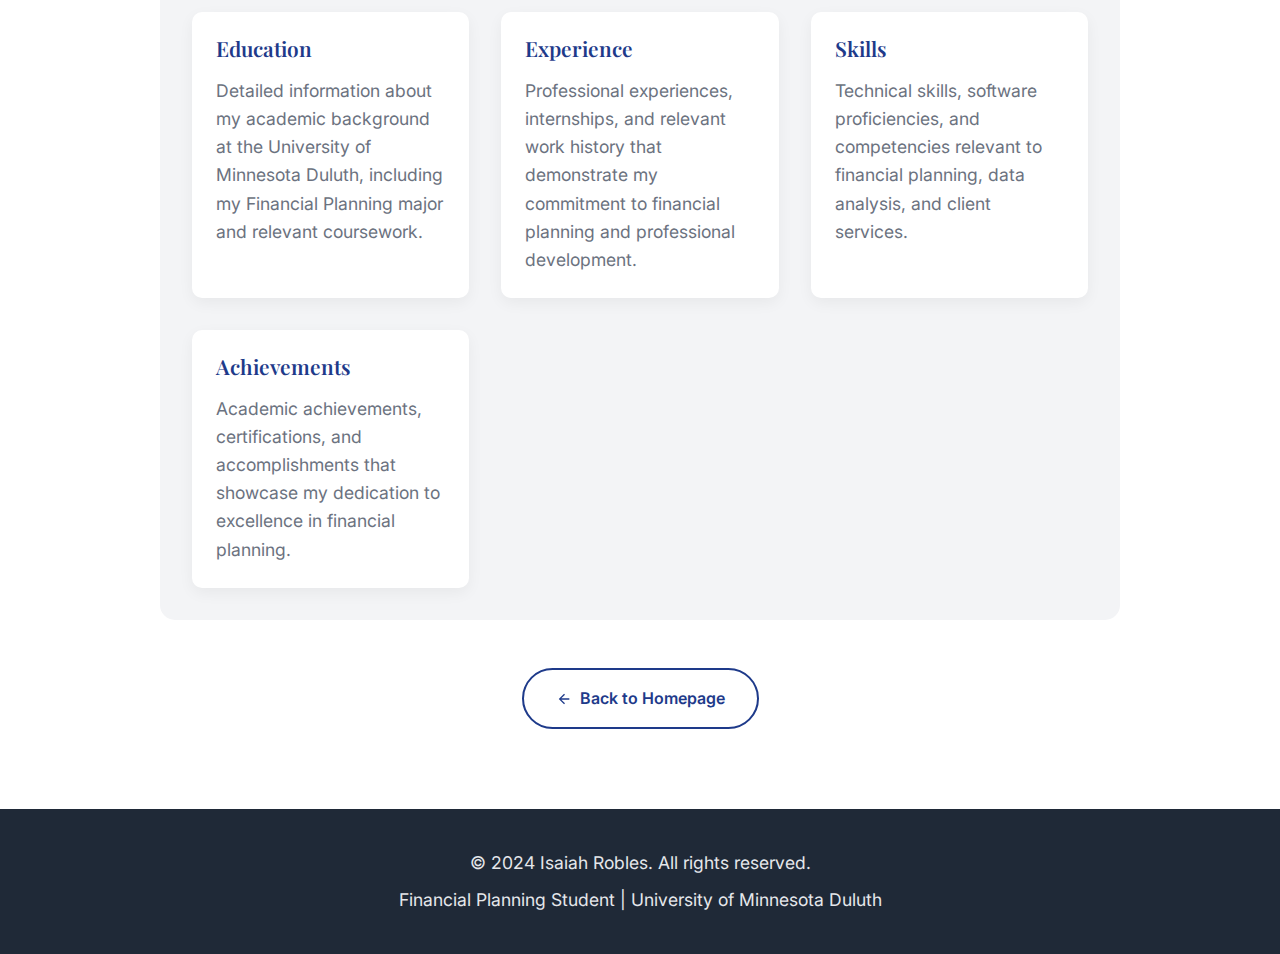
<file: resume.html>
<!DOCTYPE html>
<html lang="en">
<head>
    <meta charset="UTF-8">
    <meta name="viewport" content="width=device-width, initial-scale=1.0">
    <title>Resume - Isaiah Robles</title>
    <link href="https://fonts.googleapis.com/css2?family=Playfair+Display:wght@400;600;700&family=Inter:wght@300;400;500;600&display=swap" rel="stylesheet">
    <link rel="stylesheet" href="styles.css">
    <link rel="stylesheet" href="CSS/image-styles.css">
    <style>
        .resume-container {
            max-width: 1000px;
            margin: 0 auto;
            padding: 120px 20px 80px;
            min-height: 100vh;
        }
        
        .resume-header {
            text-align: center;
            margin-bottom: 4rem;
            background: linear-gradient(135deg, var(--cream) 0%, var(--sand-beige) 100%);
            padding: 3rem 2rem;
            border-radius: 20px;
            box-shadow: 0 10px 30px rgba(0, 0, 0, 0.1);
        }
        
        .resume-title {
            font-size: clamp(2.5rem, 5vw, 3.5rem);
            color: var(--primary-blue);
            margin-bottom: 1rem;
        }
        
        .resume-subtitle {
            font-size: 1.3rem;
            color: var(--secondary-blue);
            margin-bottom: 2rem;
        }
        
        .download-section {
            display: flex;
            justify-content: center;
            gap: 2rem;
            margin-bottom: 3rem;
            flex-wrap: wrap;
        }
        
        .download-btn {
            display: inline-flex;
            align-items: center;
            gap: 0.5rem;
            padding: 1.2rem 2.5rem;
            background: linear-gradient(135deg, var(--primary-blue), var(--secondary-blue));
            color: var(--white);
            text-decoration: none;
            border-radius: 50px;
            font-weight: 600;
            transition: all 0.3s ease;
            box-shadow: 0 4px 15px rgba(30, 58, 138, 0.3);
            font-size: 1.1rem;
        }
        
        .download-btn:hover {
            transform: translateY(-3px);
            box-shadow: 0 8px 25px rgba(30, 58, 138, 0.4);
        }
        
        .download-icon {
            width: 20px;
            height: 20px;
            fill: currentColor;
        }
        
        .resume-preview {
            background: var(--white);
            border-radius: 15px;
            padding: 2rem;
            box-shadow: 0 10px 30px rgba(0, 0, 0, 0.1);
            margin-bottom: 3rem;
        }
        
        .preview-header {
            text-align: center;
            margin-bottom: 2rem;
            padding-bottom: 1rem;
            border-bottom: 2px solid var(--light-gray);
        }
        
        .pdf-embed {
            width: 100%;
            height: 600px;
            border: none;
            border-radius: 10px;
            box-shadow: 0 5px 20px rgba(0, 0, 0, 0.1);
        }
        
        .resume-info {
            background: var(--sand-beige);
            padding: 2rem;
            border-radius: 15px;
            margin-top: 2rem;
        }
        
        .info-grid {
            display: grid;
            grid-template-columns: repeat(auto-fit, minmax(250px, 1fr));
            gap: 2rem;
        }
        
        .info-card {
            background: var(--white);
            padding: 1.5rem;
            border-radius: 10px;
            box-shadow: 0 5px 15px rgba(0, 0, 0, 0.05);
        }
        
        .info-card h3 {
            color: var(--primary-blue);
            margin-bottom: 1rem;
            font-size: 1.3rem;
        }
        
        .info-card p {
            color: var(--medium-gray);
            margin: 0;
            line-height: 1.6;
        }
        
        .back-to-home {
            text-align: center;
            margin-top: 3rem;
        }
        
        .back-btn {
            display: inline-flex;
            align-items: center;
            gap: 0.5rem;
            padding: 1rem 2rem;
            background: transparent;
            color: var(--primary-blue);
            text-decoration: none;
            border: 2px solid var(--primary-blue);
            border-radius: 50px;
            font-weight: 600;
            transition: all 0.3s ease;
        }
        
        .back-btn:hover {
            background: var(--primary-blue);
            color: var(--white);
            transform: translateY(-2px);
        }
        
        .arrow-icon {
            width: 16px;
            height: 16px;
            fill: currentColor;
        }
        
        @media (max-width: 768px) {
            .resume-container {
                padding: 100px 15px 60px;
            }
            
            .download-section {
                flex-direction: column;
                align-items: center;
            }
            
            .download-btn {
                width: 100%;
                max-width: 300px;
                justify-content: center;
            }
            
            .pdf-embed {
                height: 400px;
            }
        }
    </style>
</head>
<body>
    <!-- Navigation -->
    <nav class="navbar">
        <div class="nav-container">
            <div class="nav-logo">
                <h2><a href="index.html" style="text-decoration: none; color: var(--primary-blue);">Isaiah Robles</a></h2>
            </div>
            <ul class="nav-menu">
                <li class="nav-item">
                    <a href="index.html#home" class="nav-link">Home</a>
                </li>
                <li class="nav-item">
                    <a href="index.html#about" class="nav-link">About</a>
                </li>
                <li class="nav-item">
                    <a href="hobbies.html" class="nav-link">Hobbies</a>
                </li>
                <li class="nav-item">
                    <a href="discover.html" class="nav-link">Discover</a>
                </li>
                <li class="nav-item">
                    <a href="career.html" class="nav-link">Career</a>
                </li>
                <li class="nav-item">
                    <a href="resume.html" class="nav-link">Resume</a>
                </li>
                <li class="nav-item">
                    <a href="game.html" class="nav-link">Tetris</a>
                </li>
                <li class="nav-item">
                    <a href="index.html#contact" class="nav-link">Contact</a>
                </li>
            </ul>
            <div class="hamburger">
                <span class="bar"></span>
                <span class="bar"></span>
                <span class="bar"></span>
            </div>
        </div>
    </nav>

    <!-- Resume Page Content -->
    <div class="resume-container">
        <!-- Resume Header -->
        <div class="resume-header">
            <h1 class="resume-title">Professional Resume</h1>
            <p class="resume-subtitle">Isaiah Robles - Financial Planning Student</p>
            <p>University of Minnesota Duluth | Financial Planning Major</p>
            
            <!-- Download Buttons -->
            <div class="download-section">
                <a href="files/Isaiah_Robles_Resume.pdf" download="Isaiah_Robles_Resume.pdf" class="download-btn">
                    <svg class="download-icon" viewBox="0 0 24 24">
                        <path d="M14,2H6A2,2 0 0,0 4,4V20A2,2 0 0,0 6,22H18A2,2 0 0,0 20,20V8L14,2M18,20H6V4H13V9H18V20Z" />
                    </svg>
                    Download PDF Resume
                </a>
                <a href="files/Isaiah_Robles_Resume.pdf" target="_blank" class="download-btn" style="background: linear-gradient(135deg, var(--forest-green), var(--mint-green));">
                    <svg class="download-icon" viewBox="0 0 24 24">
                        <path d="M14,3V5H17.59L7.76,14.83L9.17,16.24L19,6.41V10H21V3M19,19H5V5H12V3H5C3.89,3 3,3.9 3,5V19A2,2 0 0,0 5,21H19A2,2 0 0,0 21,19V12H19V19Z" />
                    </svg>
                    View in New Tab
                </a>
            </div>
        </div>

        <!-- Resume Preview -->
        <div class="resume-preview">
            <div class="preview-header">
                <h2>Resume Preview</h2>
                <p>Click the download button above to get the full PDF version</p>
            </div>
            <iframe 
                src="files/Isaiah_Robles_Resume.pdf#toolbar=0&navpanes=0&scrollbar=1" 
                class="pdf-embed"
                title="Isaiah Robles Resume PDF">
                <p>Your browser does not support PDFs. <a href="files/Isaiah_Robles_Resume.pdf">Click here to download the resume PDF</a></p>
            </iframe>
        </div>

        <!-- Resume Information -->
        <div class="resume-info">
            <h2 style="text-align: center; margin-bottom: 2rem; color: var(--primary-blue);">What You'll Find</h2>
            <div class="info-grid">
                <div class="info-card">
                    <h3>Education</h3>
                    <p>Detailed information about my academic background at the University of Minnesota Duluth, including my Financial Planning major and relevant coursework.</p>
                </div>
                <div class="info-card">
                    <h3>Experience</h3>
                    <p>Professional experiences, internships, and relevant work history that demonstrate my commitment to financial planning and professional development.</p>
                </div>
                <div class="info-card">
                    <h3>Skills</h3>
                    <p>Technical skills, software proficiencies, and competencies relevant to financial planning, data analysis, and client services.</p>
                </div>
                <div class="info-card">
                    <h3>Achievements</h3>
                    <p>Academic achievements, certifications, and accomplishments that showcase my dedication to excellence in financial planning.</p>
                </div>
            </div>
        </div>

        <!-- Back to Home -->
        <div class="back-to-home">
            <a href="index.html" class="back-btn">
                <svg class="arrow-icon" viewBox="0 0 24 24">
                    <path d="M20,11V13H8L13.5,18.5L12.08,19.92L4.16,12L12.08,4.08L13.5,5.5L8,11H20Z" />
                </svg>
                Back to Homepage
            </a>
        </div>
    </div>

    <!-- Footer -->
    <footer class="footer">
        <div class="container">
            <div class="footer-content">
                <p>&copy; 2024 Isaiah Robles. All rights reserved.</p>
                <p>Financial Planning Student | University of Minnesota Duluth</p>
            </div>
        </div>
    </footer>

    <script>
        // Mobile Navigation Toggle
        document.addEventListener('DOMContentLoaded', function() {
            const hamburger = document.querySelector('.hamburger');
            const navMenu = document.querySelector('.nav-menu');

            hamburger.addEventListener('click', function() {
                hamburger.classList.toggle('active');
                navMenu.classList.toggle('active');
            });

            // Close mobile menu when clicking on a link
            document.querySelectorAll('.nav-link').forEach(n => n.addEventListener('click', () => {
                hamburger.classList.remove('active');
                navMenu.classList.remove('active');
            }));

            // Close mobile menu when clicking outside
            document.addEventListener('click', function(event) {
                const isClickInsideNav = navMenu.contains(event.target);
                const isClickOnHamburger = hamburger.contains(event.target);
                
                if (!isClickInsideNav && !isClickOnHamburger && navMenu.classList.contains('active')) {
                    hamburger.classList.remove('active');
                    navMenu.classList.remove('active');
                }
            });
        });

        // Navbar background change on scroll
        window.addEventListener('scroll', function() {
            const navbar = document.querySelector('.navbar');
            if (window.scrollY > 50) {
                navbar.style.background = 'rgba(255, 255, 255, 0.98)';
                navbar.style.boxShadow = '0 2px 20px rgba(0, 0, 0, 0.1)';
            } else {
                navbar.style.background = 'rgba(255, 255, 255, 0.95)';
                navbar.style.boxShadow = 'none';
            }
        });

        // Smooth scrolling for navigation links
        document.querySelectorAll('a[href^="#"]').forEach(anchor => {
            anchor.addEventListener('click', function (e) {
                e.preventDefault();
                const target = document.querySelector(this.getAttribute('href'));
                if (target) {
                    target.scrollIntoView({
                        behavior: 'smooth',
                        block: 'start'
                    });
                }
            });
        });
    </script>
</body>
</html>
</file>
<file: styles.css>
/* Duluth Nature Color Palette */
:root {
    /* Primary Colors - Inspired by Lake Superior and Northern Forests */
    --primary-blue: #1e3a8a;        /* Deep lake blue */
    --secondary-blue: #3b82f6;      /* Bright sky blue */
    --accent-blue: #60a5fa;         /* Light lake blue */
    
    /* Forest Greens */
    --forest-green: #065f46;        /* Deep pine green */
    --sage-green: #6b7280;          /* Muted sage */
    --mint-green: #10b981;          /* Fresh mint */
    
    /* Earth Tones */
    --warm-brown: #92400e;          /* Autumn leaves */
    --sand-beige: #f3f4f6;          /* Lake Superior sand */
    --cream: #fef7ed;               /* Birch bark cream */
    
    /* Neutral Colors */
    --dark-gray: #1f2937;           /* Deep forest shadow */
    --medium-gray: #6b7280;         /* Stone gray */
    --light-gray: #e5e7eb;          /* Morning mist */
    --white: #ffffff;
    
    /* Typography */
    --heading-font: 'Playfair Display', serif;
    --body-font: 'Inter', sans-serif;
    
    /* Spacing */
    --section-padding: 80px 0;
    --container-padding: 0 20px;
    --max-width: 1200px;
}

/* Reset and Base Styles */
* {
    margin: 0;
    padding: 0;
    box-sizing: border-box;
}

body {
    font-family: var(--body-font);
    line-height: 1.6;
    color: var(--dark-gray);
    background-color: var(--white);
    overflow-x: hidden;
}

.container {
    max-width: var(--max-width);
    margin: 0 auto;
    padding: var(--container-padding);
}

/* Typography */
h1, h2, h3, h4, h5, h6 {
    font-family: var(--heading-font);
    font-weight: 600;
    line-height: 1.2;
    margin-bottom: 1rem;
}

h1 {
    font-size: clamp(2.5rem, 5vw, 4rem);
    font-weight: 700;
}

h2 {
    font-size: clamp(2rem, 4vw, 3rem);
    color: var(--primary-blue);
}

h3 {
    font-size: clamp(1.5rem, 3vw, 2rem);
    color: var(--forest-green);
}

p {
    font-size: 1.1rem;
    margin-bottom: 1.5rem;
    color: var(--medium-gray);
}

/* Navigation */
.navbar {
    position: fixed;
    top: 0;
    width: 100%;
    background: rgba(255, 255, 255, 0.95);
    backdrop-filter: blur(10px);
    z-index: 1000;
    padding: 1rem 0;
    transition: all 0.3s ease;
}

.nav-container {
    max-width: var(--max-width);
    margin: 0 auto;
    padding: var(--container-padding);
    display: flex;
    justify-content: space-between;
    align-items: center;
}

.nav-logo h2 {
    font-family: var(--heading-font);
    color: var(--primary-blue);
    font-size: 1.8rem;
    margin: 0;
}

.nav-menu {
    display: flex;
    list-style: none;
    gap: 2rem;
}

.nav-link {
    text-decoration: none;
    color: var(--dark-gray);
    font-weight: 500;
    transition: color 0.3s ease;
    position: relative;
}

.nav-link:hover {
    color: var(--secondary-blue);
}

.nav-link::after {
    content: '';
    position: absolute;
    bottom: -5px;
    left: 0;
    width: 0;
    height: 2px;
    background: var(--secondary-blue);
    transition: width 0.3s ease;
}

.nav-link:hover::after {
    width: 100%;
}

.hamburger {
    display: none;
    flex-direction: column;
    cursor: pointer;
}

.bar {
    width: 25px;
    height: 3px;
    background: var(--primary-blue);
    margin: 3px 0;
    transition: 0.3s;
}

/* Hero Section */
.hero {
    min-height: 100vh;
    display: flex;
    align-items: center;
    position: relative;
    background: linear-gradient(135deg, var(--cream) 0%, var(--sand-beige) 100%);
    overflow: hidden;
}

.hero-background {
    position: absolute;
    top: 0;
    left: 0;
    width: 100%;
    height: 100%;
    background-image: 
        radial-gradient(circle at 20% 80%, var(--accent-blue) 0%, transparent 50%),
        radial-gradient(circle at 80% 20%, var(--mint-green) 0%, transparent 50%),
        radial-gradient(circle at 40% 40%, var(--sage-green) 0%, transparent 50%);
    opacity: 0.1;
}

.hero-overlay {
    position: absolute;
    top: 0;
    left: 0;
    width: 100%;
    height: 100%;
    background: rgba(255, 255, 255, 0.8);
}

.hero-content {
    position: relative;
    z-index: 2;
    max-width: var(--max-width);
    margin: 0 auto;
    padding: var(--container-padding);
    display: grid;
    grid-template-columns: 1fr 1fr;
    gap: 4rem;
    align-items: center;
}

.hero-title {
    background: linear-gradient(135deg, var(--primary-blue), var(--forest-green));
    -webkit-background-clip: text;
    -webkit-text-fill-color: transparent;
    background-clip: text;
    margin-bottom: 1rem;
}

.hero-subtitle {
    font-size: 1.3rem;
    color: var(--secondary-blue);
    font-weight: 500;
    margin-bottom: 1.5rem;
}

.hero-description {
    font-size: 1.2rem;
    color: var(--medium-gray);
    margin-bottom: 2rem;
    line-height: 1.7;
}

.hero-buttons {
    display: flex;
    gap: 1rem;
    flex-wrap: wrap;
}

.hero-image {
    display: flex;
    justify-content: center;
    align-items: center;
}

.image-placeholder {
    width: 100%;
    max-width: 500px;
    height: 400px;
    background: linear-gradient(135deg, var(--secondary-blue), var(--mint-green));
    border-radius: 20px;
    display: flex;
    align-items: center;
    justify-content: center;
    position: relative;
    overflow: hidden;
    box-shadow: 0 20px 40px rgba(30, 58, 138, 0.2);
}

.image-overlay {
    background: rgba(255, 255, 255, 0.9);
    padding: 2rem;
    border-radius: 15px;
    text-align: center;
    backdrop-filter: blur(10px);
}

.image-overlay p {
    font-family: var(--heading-font);
    font-size: 1.2rem;
    color: var(--primary-blue);
    margin: 0;
    font-weight: 600;
}

/* Buttons */
.btn {
    display: inline-block;
    padding: 1rem 2rem;
    text-decoration: none;
    border-radius: 50px;
    font-weight: 600;
    transition: all 0.3s ease;
    border: 2px solid transparent;
    cursor: pointer;
    font-size: 1rem;
}

.btn-primary {
    background: linear-gradient(135deg, var(--primary-blue), var(--secondary-blue));
    color: var(--white);
    box-shadow: 0 4px 15px rgba(30, 58, 138, 0.3);
}

.btn-primary:hover {
    transform: translateY(-2px);
    box-shadow: 0 8px 25px rgba(30, 58, 138, 0.4);
}

.btn-secondary {
    background: transparent;
    color: var(--primary-blue);
    border-color: var(--primary-blue);
}

.btn-secondary:hover {
    background: var(--primary-blue);
    color: var(--white);
    transform: translateY(-2px);
}

/* Section Styles */
section {
    padding: var(--section-padding);
}

.section-header {
    text-align: center;
    margin-bottom: 4rem;
}

.section-title {
    position: relative;
    display: inline-block;
}

.title-underline {
    width: 80px;
    height: 4px;
    background: linear-gradient(135deg, var(--secondary-blue), var(--mint-green));
    margin: 1rem auto 0;
    border-radius: 2px;
}

/* About Section */
.about {
    background: var(--sand-beige);
}

.about-content {
    display: grid;
    grid-template-columns: 1fr 1fr;
    gap: 4rem;
    align-items: center;
}

.about-intro {
    font-size: 1.3rem;
    color: var(--primary-blue);
    font-weight: 500;
    margin-bottom: 2rem;
}

/* Hobbies Section */
.hobbies-grid {
    display: grid;
    grid-template-columns: repeat(auto-fit, minmax(350px, 1fr));
    gap: 2rem;
}

.hobby-card {
    background: var(--white);
    border-radius: 20px;
    overflow: hidden;
    box-shadow: 0 10px 30px rgba(0, 0, 0, 0.1);
    transition: transform 0.3s ease, box-shadow 0.3s ease;
}

.hobby-card:hover {
    transform: translateY(-10px);
    box-shadow: 0 20px 40px rgba(0, 0, 0, 0.15);
}

.hobby-image {
    height: 200px;
    overflow: hidden;
}

.hobby-image .image-placeholder {
    height: 100%;
    width: 100%;
    border-radius: 0;
    box-shadow: none;
}

.hobby-content {
    padding: 2rem;
}

.hobby-content h3 {
    margin-bottom: 1rem;
    color: var(--forest-green);
}

.hobby-content p {
    margin: 0;
    font-size: 1rem;
}

/* Contact Section */
.contact {
    background: var(--cream);
}

.contact-content {
    display: grid;
    grid-template-columns: 1fr 1fr;
    gap: 4rem;
    align-items: start;
}

.contact-info h3 {
    color: var(--primary-blue);
    margin-bottom: 1.5rem;
}

.contact-details {
    margin-top: 2rem;
}

.contact-item {
    display: flex;
    margin-bottom: 1rem;
    align-items: center;
}

.contact-label {
    font-weight: 600;
    color: var(--primary-blue);
    min-width: 100px;
}

.contact-value {
    color: var(--medium-gray);
}

/* Form Styles */
.form-group {
    margin-bottom: 1.5rem;
}

.form-group input,
.form-group textarea {
    width: 100%;
    padding: 1rem;
    border: 2px solid var(--light-gray);
    border-radius: 10px;
    font-family: var(--body-font);
    font-size: 1rem;
    transition: border-color 0.3s ease;
    background: var(--white);
}

.form-group input:focus,
.form-group textarea:focus {
    outline: none;
    border-color: var(--secondary-blue);
}

.form-group textarea {
    resize: vertical;
    min-height: 120px;
}

/* Footer */
.footer {
    background: var(--dark-gray);
    color: var(--white);
    text-align: center;
    padding: 2rem 0;
}

.footer p {
    color: var(--light-gray);
    margin: 0.5rem 0;
}

/* Responsive Design */
@media (max-width: 768px) {
    .hamburger {
        display: flex;
    }
    
    .nav-menu {
        position: fixed;
        left: -100%;
        top: 70px;
        flex-direction: column;
        background-color: var(--white);
        width: 100%;
        text-align: center;
        transition: 0.3s;
        box-shadow: 0 10px 27px rgba(0, 0, 0, 0.05);
        padding: 2rem 0;
    }
    
    .nav-menu.active {
        left: 0;
    }
    
    .hero-content {
        grid-template-columns: 1fr;
        text-align: center;
        gap: 2rem;
    }
    
    .about-content {
        grid-template-columns: 1fr;
        gap: 2rem;
    }
    
    .contact-content {
        grid-template-columns: 1fr;
        gap: 2rem;
    }
    
    .hero-buttons {
        justify-content: center;
    }
    
    .hobbies-grid {
        grid-template-columns: 1fr;
    }
    
    .image-placeholder {
        height: 300px;
    }
}

@media (max-width: 480px) {
    :root {
        --section-padding: 60px 0;
    }
    
    .hero-buttons {
        flex-direction: column;
        align-items: center;
    }
    
    .btn {
        width: 100%;
        max-width: 300px;
        text-align: center;
    }
}

/* Smooth Scrolling */
html {
    scroll-behavior: smooth;
}

/* Loading Animation */
@keyframes fadeInUp {
    from {
        opacity: 0;
        transform: translateY(30px);
    }
    to {
        opacity: 1;
        transform: translateY(0);
    }
}

.hero-content,
.about-content,
.hobby-card,
.contact-content {
    animation: fadeInUp 0.8s ease-out;
}

/* Custom Scrollbar */
::-webkit-scrollbar {
    width: 8px;
}

::-webkit-scrollbar-track {
    background: var(--light-gray);
}

::-webkit-scrollbar-thumb {
    background: var(--secondary-blue);
    border-radius: 4px;
}

::-webkit-scrollbar-thumb:hover {
    background: var(--primary-blue);
}
</file>
<file: CSS/image-styles.css>
/* Add to your existing CSS */

/* Profile Image Styles */
.profile-image {
    width: 300px;
    height: 300px;
    object-fit: cover;
    border-radius: 50%;
    border: 4px solid var(--white);
    box-shadow: 0 4px 6px rgba(0, 0, 0, 0.1);
    margin-bottom: 1rem;
}

/* Hobby Images Styles */
.hobby-img {
    width: 100%;
    height: 250px;
    object-fit: cover;
    border-radius: 8px;
    box-shadow: 0 4px 6px rgba(0, 0, 0, 0.1);
    margin-bottom: 1rem;
}

/* Image Caption Styles */
.image-caption {
    font-size: 0.9rem;
    color: var(--medium-gray);
    text-align: center;
    margin-top: 0.5rem;
    font-style: italic;
    line-height: 1.4;
    padding: 0 1rem;
}

/* Hobby Image Container */
.hobby-image {
    margin-bottom: 1.5rem;
    text-align: center;
}

/* Hero Image Container */
.hero-image {
    display: flex;
    flex-direction: column;
    align-items: center;
    padding: 2rem;
}

/* About Image Styles */
.about-img {
    width: 100%;
    height: 400px;
    object-fit: cover;
    border-radius: 12px;
    box-shadow: 0 6px 12px rgba(0, 0, 0, 0.15);
    margin-bottom: 1rem;
    transition: transform 0.3s ease;
}

.about-img:hover {
    transform: scale(1.02);
}

/* Media Queries */
@media (max-width: 768px) {
    .profile-image {
        width: 200px;
        height: 200px;
    }

    .hobby-img {
        height: 200px;
    }
}

@media (max-width: 480px) {
    .profile-image {
        width: 150px;
        height: 150px;
    }

    .hobby-img {
        height: 180px;
    }

    .image-caption {
        font-size: 0.8rem;
    }
}
</file>
